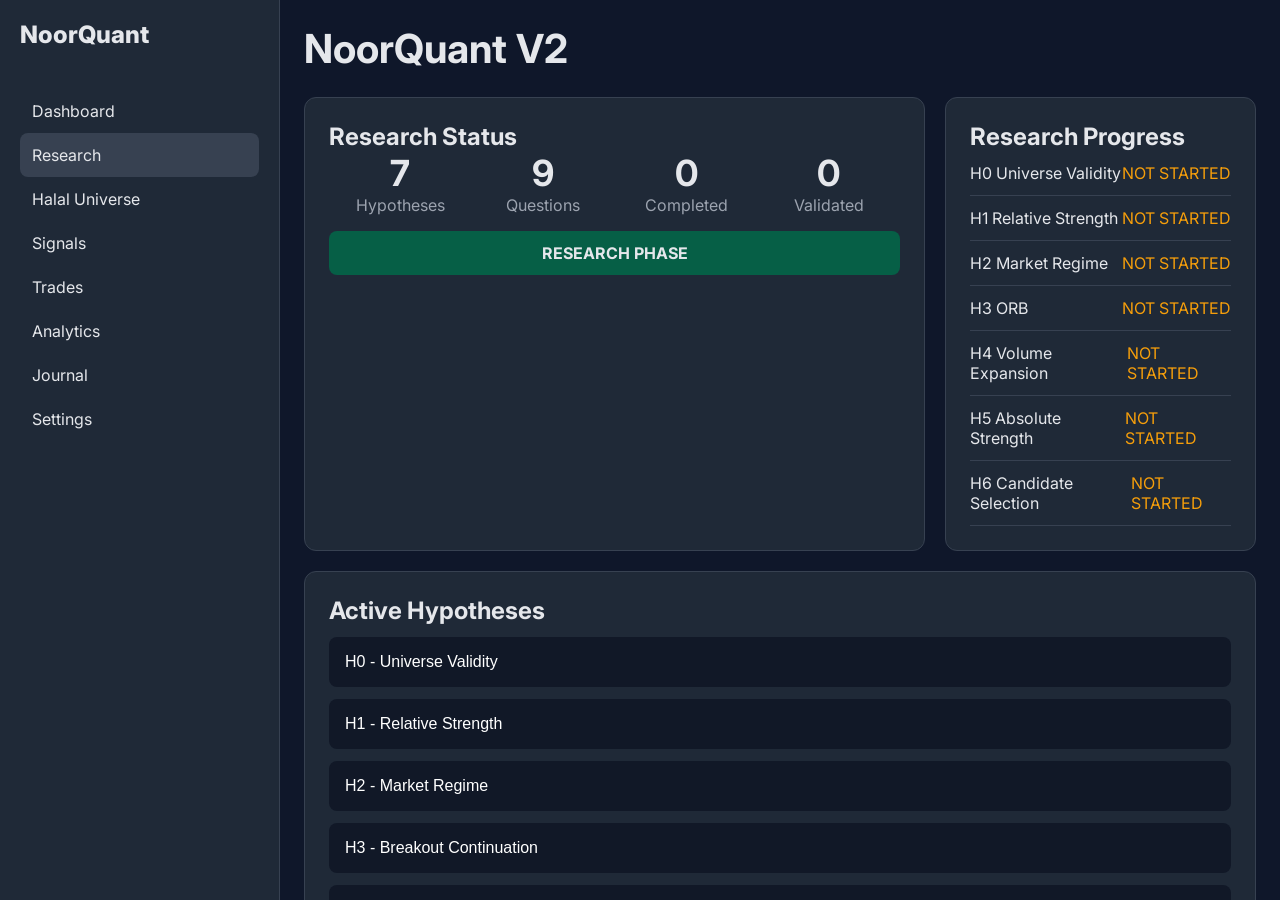
<file: index.html>
<!DOCTYPE html>
<html lang="en">

<head>
    <meta charset="UTF-8">
    <meta name="viewport" content="width=device-width, initial-scale=1.0">
    <title>NoorQuant V2</title>

    <link rel="stylesheet" href="./assets/css/style.css">

    <link rel="preconnect" href="https://fonts.googleapis.com">
    <link rel="preconnect" href="https://fonts.gstatic.com" crossorigin>

    <link href="https://fonts.googleapis.com/css2?family=Inter:wght@400;500;600;700;800&display=swap"
        rel="stylesheet">
</head>

<body>

    <aside class="sidebar">

        <div class="logo">
            NoorQuant
        </div>

        <ul>

            <li>Dashboard</li>

            <li class="active-menu">Research</li>

            <li>Halal Universe</li>

            <li>Signals</li>

            <li>Trades</li>

            <li>Analytics</li>

            <li>Journal</li>

            <li>Settings</li>

        </ul>

    </aside>

    <main class="main-content">

        <h1>NoorQuant V2</h1>

        <!-- TOP -->

        <section class="top-grid">

            <div class="card">

                <h2>Research Status</h2>

                <div class="status-grid">

                    <div class="metric">
                        <div class="metric-value">7</div>
                        <div class="metric-label">Hypotheses</div>
                    </div>

                    <div class="metric">
                        <div class="metric-value">9</div>
                        <div class="metric-label">Questions</div>
                    </div>

                    <div class="metric">
                        <div class="metric-value">0</div>
                        <div class="metric-label">Completed</div>
                    </div>

                    <div class="metric">
                        <div class="metric-value">0</div>
                        <div class="metric-label">Validated</div>
                    </div>

                </div>

                <div class="research-phase">
                    RESEARCH PHASE
                </div>

            </div>

            <div class="card">

                <h2>Research Progress</h2>

                <div class="progress-row">
                    <span>H0 Universe Validity</span>
                    <span class="status not-started">NOT STARTED</span>
                </div>

                <div class="progress-row">
                    <span>H1 Relative Strength</span>
                    <span class="status not-started">NOT STARTED</span>
                </div>

                <div class="progress-row">
                    <span>H2 Market Regime</span>
                    <span class="status not-started">NOT STARTED</span>
                </div>

                <div class="progress-row">
                    <span>H3 ORB</span>
                    <span class="status not-started">NOT STARTED</span>
                </div>

                <div class="progress-row">
                    <span>H4 Volume Expansion</span>
                    <span class="status not-started">NOT STARTED</span>
                </div>

                <div class="progress-row">
                    <span>H5 Absolute Strength</span>
                    <span class="status not-started">NOT STARTED</span>
                </div>

                <div class="progress-row">
                    <span>H6 Candidate Selection</span>
                    <span class="status not-started">NOT STARTED</span>
                </div>

            </div>

        </section>

        <!-- HYPOTHESES -->

        <section class="card">

            <h2>Active Hypotheses</h2>

            <div id="hypotheses-container"></div>

        </section>

        <!-- RESEARCH QUESTIONS -->

        <section class="card">

            <h2>Research Questions</h2>

            <div id="questions-container"></div>

        </section>

        <!-- DECISIONS -->

        <section class="card">

            <h2>Recent Decisions</h2>

            <div class="decision-box">

                <div class="decision-date">
                    2026-06-21
                </div>

                <div class="decision-title">
                    Abandon NoorQuant V1 weighted scoring model
                </div>

                <div class="decision-reason">
                    Multiple independent reviews identified high overfitting risk.
                </div>

            </div>

        </section>

    </main>

    <script src="./assets/js/app.js"></script>

</body>

</html>
</file>
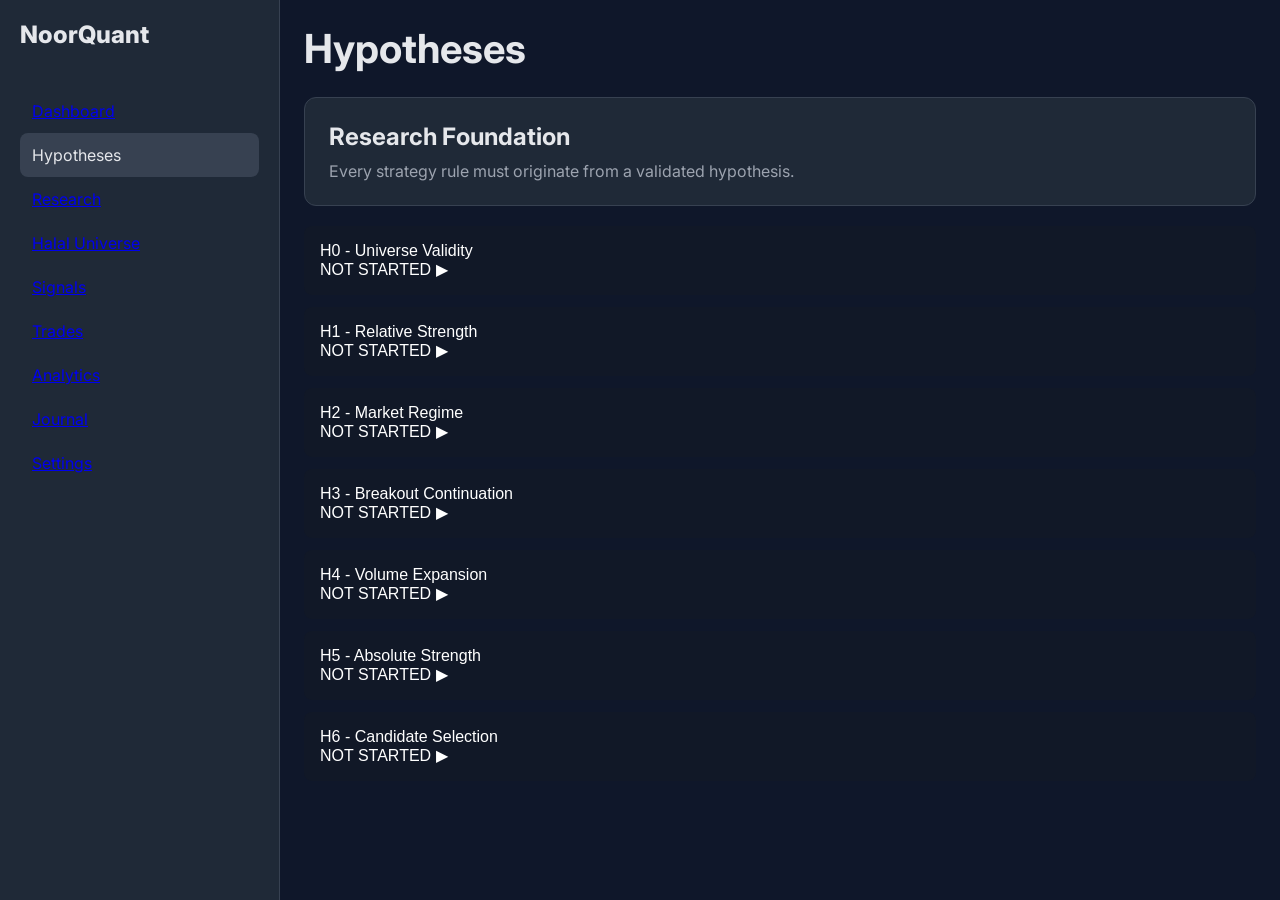
<file: dashboard/Hypotheses.html>
<!DOCTYPE html>
<html lang="en">

<head>
    <meta charset="UTF-8">
    <meta name="viewport" content="width=device-width, initial-scale=1.0">
    <title>NoorQuant V2 - Hypotheses</title>

    <link rel="stylesheet" href="/assets/css/style.css">

    <link rel="preconnect" href="https://fonts.googleapis.com">
    <link rel="preconnect" href="https://fonts.gstatic.com" crossorigin>

    <link href="https://fonts.googleapis.com/css2?family=Inter:wght@400;500;600;700;800&display=swap"
        rel="stylesheet">
</head>

<body>

    <aside class="sidebar">

        <div class="logo">
            NoorQuant
        </div>

        <ul>

             <li><a href="dashboard.html">Dashboard</a></li>
            
            <li class="active-menu">Hypotheses</li>
            
            <li><a href="Research.html">Research</a></li>

            <li><a href="hu.html">Halal Universe</a></li>

            <li><a href="Signals.html">Signals</a></li>

            <li><a href="trades.html">Trades</a></li>

            <li><a href="Analytics.html">Analytics</a></li>

            <li><a href="Journal.html">Journal</a></li>

            <li><a href="Settings.html">Settings</a></li>

        </ul>

    </aside>

    <main class="main-content">

    <h1>Hypotheses</h1>

    <section class="card">

        <h2>Research Foundation</h2>

        <p style="margin-top:10px;color:#9ca3af;">
            Every strategy rule must originate from a validated hypothesis.
        </p>

    </section>

    <section id="hypotheses-container">

        <div class="accordion">

            <button class="accordion-header">

                <span>H0 - Universe Validity</span>

                <div>
                    <span class="status-badge">NOT STARTED</span>
                    <span class="arrow">▶</span>
                </div>

            </button>

            <div class="accordion-content">

                <p>
                    The current halal universe contains sufficient liquidity and opportunity
                    to support a long-only intraday strategy.
                </p>

            </div>

        </div>

        <div class="accordion">

            <button class="accordion-header">

                <span>H1 - Relative Strength</span>

                <div>
                    <span class="status-badge">NOT STARTED</span>
                    <span class="arrow">▶</span>
                </div>

            </button>

            <div class="accordion-content">

                <p>
                    Stocks demonstrating stronger Relative Strength outperform weaker stocks
                    over future periods.
                </p>

            </div>

        </div>

        <div class="accordion">

            <button class="accordion-header">

                <span>H2 - Market Regime</span>

                <div>
                    <span class="status-badge">NOT STARTED</span>
                    <span class="arrow">▶</span>
                </div>

            </button>

            <div class="accordion-content">

                <p>
                    Trading performance differs across market regimes.
                </p>

            </div>

        </div>

        <div class="accordion">

            <button class="accordion-header">

                <span>H3 - Breakout Continuation</span>

                <div>
                    <span class="status-badge">NOT STARTED</span>
                    <span class="arrow">▶</span>
                </div>

            </button>

            <div class="accordion-content">

                <p>
                    Opening Range Breakouts continue in the breakout direction often enough
                    to create positive expectancy.
                </p>

            </div>

        </div>

        <div class="accordion">

            <button class="accordion-header">

                <span>H4 - Volume Expansion</span>

                <div>
                    <span class="status-badge">NOT STARTED</span>
                    <span class="arrow">▶</span>
                </div>

            </button>

            <div class="accordion-content">

                <p>
                    Elevated volume improves continuation probability.
                </p>

            </div>

        </div>

        <div class="accordion">

            <button class="accordion-header">

                <span>H5 - Absolute Strength</span>

                <div>
                    <span class="status-badge">NOT STARTED</span>
                    <span class="arrow">▶</span>
                </div>

            </button>

            <div class="accordion-content">

                <p>
                    Price above Open and VWAP improves stock selection quality.
                </p>

            </div>

        </div>

        <div class="accordion">

            <button class="accordion-header">

                <span>H6 - Candidate Selection</span>

                <div>
                    <span class="status-badge">NOT STARTED</span>
                    <span class="arrow">▶</span>
                </div>

            </button>

            <div class="accordion-content">

                <p>
                    A smaller ranked candidate pool outperforms monitoring the entire universe.
                </p>

            </div>

        </div>

    </section>

</main>

<script>

    document.querySelectorAll(".accordion-header").forEach(button => {

        button.addEventListener("click", () => {

            const accordion = button.parentElement;

            accordion.classList.toggle("active");

        });

    });

</script>

</body></html>
</file>
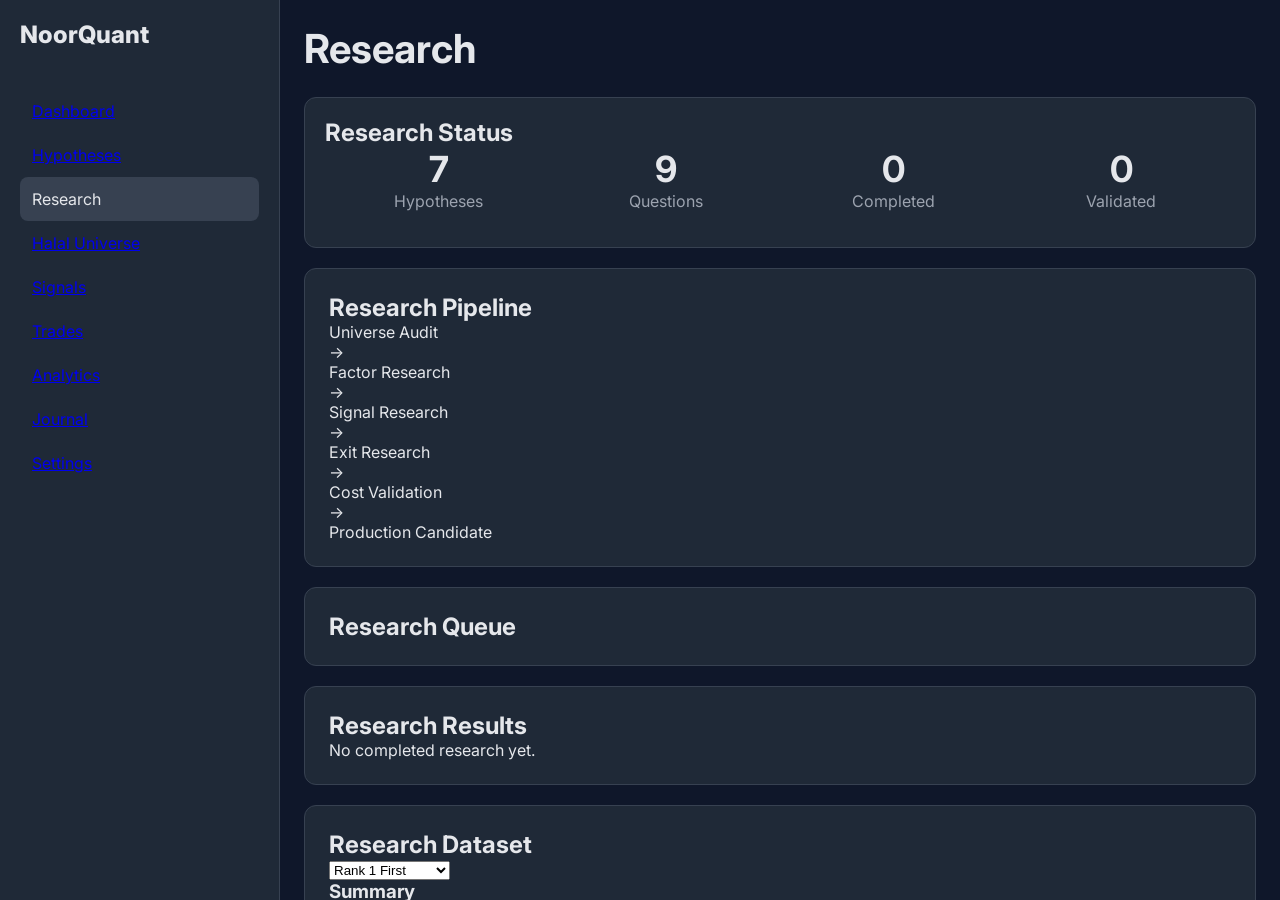
<file: dashboard/Research.html>
<!DOCTYPE html>
<html lang="en">

<head>
    <meta charset="UTF-8">
    <meta name="viewport" content="width=device-width, initial-scale=1.0">
    <title>NoorQuant V2 - Research</title>

    <link rel="stylesheet" href="/assets/css/style.css">

    <link rel="preconnect" href="https://fonts.googleapis.com">
    <link rel="preconnect" href="https://fonts.gstatic.com" crossorigin>

    <link href="https://fonts.googleapis.com/css2?family=Inter:wght@400;500;600;700;800&display=swap" rel="stylesheet">
</head>

<body>

    <aside class="sidebar">

        <div class="logo">
            NoorQuant
        </div>

        <ul>

            <li><a href="Dashboard.html">Dashboard</a></li>
            
            <li><a href="Hypotheses.html">Hypotheses</a></li>

            <li class="active-menu">Research</li>

            <li><a href="hu.html">Halal Universe</a></li>

            <li><a href="Signals.html">Signals</a></li>

            <li><a href="trades.html">Trades</a></li>

            <li><a href="Analytics.html">Analytics</a></li>

            <li><a href="Journal.html">Journal</a></li>

            <li><a href="Settings.html">Settings</a></li>

        </ul>

    </aside>

    <main class="main-content">

        <h1>Research</h1>

        <!-- STATUS -->

        <section class="card compact">

            <h2>Research Status</h2>

            <div class="status-grid">

                <div class="metric">
                    <div class="metric-value">7</div>
                    <div class="metric-label">Hypotheses</div>
                </div>

                <div class="metric">
                    <div class="metric-value">9</div>
                    <div class="metric-label">Questions</div>
                </div>

                <div class="metric">
                    <div class="metric-value">0</div>
                    <div class="metric-label">Completed</div>
                </div>

                <div class="metric">
                    <div class="metric-value">0</div>
                    <div class="metric-label">Validated</div>
                </div>

            </div>

        </section>

        <!-- PIPELINE -->

        <section class="card">

            <h2>Research Pipeline</h2>

            <div class="pipeline">

                <div class="pipeline-step active-step">
                    Universe Audit
                </div>

                <div class="pipeline-arrow">→</div>

                <div class="pipeline-step">
                    Factor Research
                </div>

                <div class="pipeline-arrow">→</div>

                <div class="pipeline-step">
                    Signal Research
                </div>

                <div class="pipeline-arrow">→</div>

                <div class="pipeline-step">
                    Exit Research
                </div>

                <div class="pipeline-arrow">→</div>

                <div class="pipeline-step">
                    Cost Validation
                </div>

                <div class="pipeline-arrow">→</div>

                <div class="pipeline-step">
                    Production Candidate
                </div>

            </div>

        </section>

        <!-- QUESTIONS -->

        <section class="card">

            <h2>Research Queue</h2>

            <div id="questions-container"></div>

        </section>

        <!-- RESULTS -->

        <section class="card">

            <h2>Research Results</h2>

            <div id="results-container">

                <div class="empty-state">
                    No completed research yet.
                </div>

            </div>

        </section>
        <section class="card">

          <h2>Research Dataset</h2>
          
          <div class="dataset-controls">
            
              <select id="sortRank">
                <option value="asc">
                  Rank 1 First
                </option>
                
                <option value="desc">
                  Worst Rank First
                </option>
                
              </select>
            
          </div>
        
          <div class="research-layout">
            
            <div class="research-summary">
        
                   <h3>Summary</h3>
        
                  <div id="summary-content">
                       Loading...
                   </div>
        
              </div>
        
              <div class="table-container">
        
                  <table id="research-table">
        
                      <thead>
                           <tr>
                              <th>Date</th>
                              <th>Symbol</th>
                              <th>Stock Return</th>
                              <th>Nifty Return</th>
                              <th>RS Open</th>
                              
                              <th>Rank</th>
                          </tr>
                       </thead>
        
                       <tbody id="research-table-body">
                      </tbody>
        
                  </table>
        
              </div>
        
          </div>
        
        </section>                                 

        <!-- BLOCKERS -->

        <section class="card">

            <h2>Current Blockers</h2>

            <div class="blocker-list">

                <div class="blocker-item">
                    □ Historical halal universe data
                </div>

                <div class="blocker-item">
                    □ Point-in-time halal classification
                </div>

                <div class="blocker-item">
                    □ Delisted stock handling
                </div>

                <div class="blocker-item">
                    □ Slippage assumptions
                </div>

            </div>

        </section>

        <!-- DECISION LOG -->

        <section class="card">

            <h2>Decision Log</h2>

            <div id="decision-container"></div>

        </section>

    </main>

    <script src="/assets/js/app.js"></script>

</body>

</html>
</file>
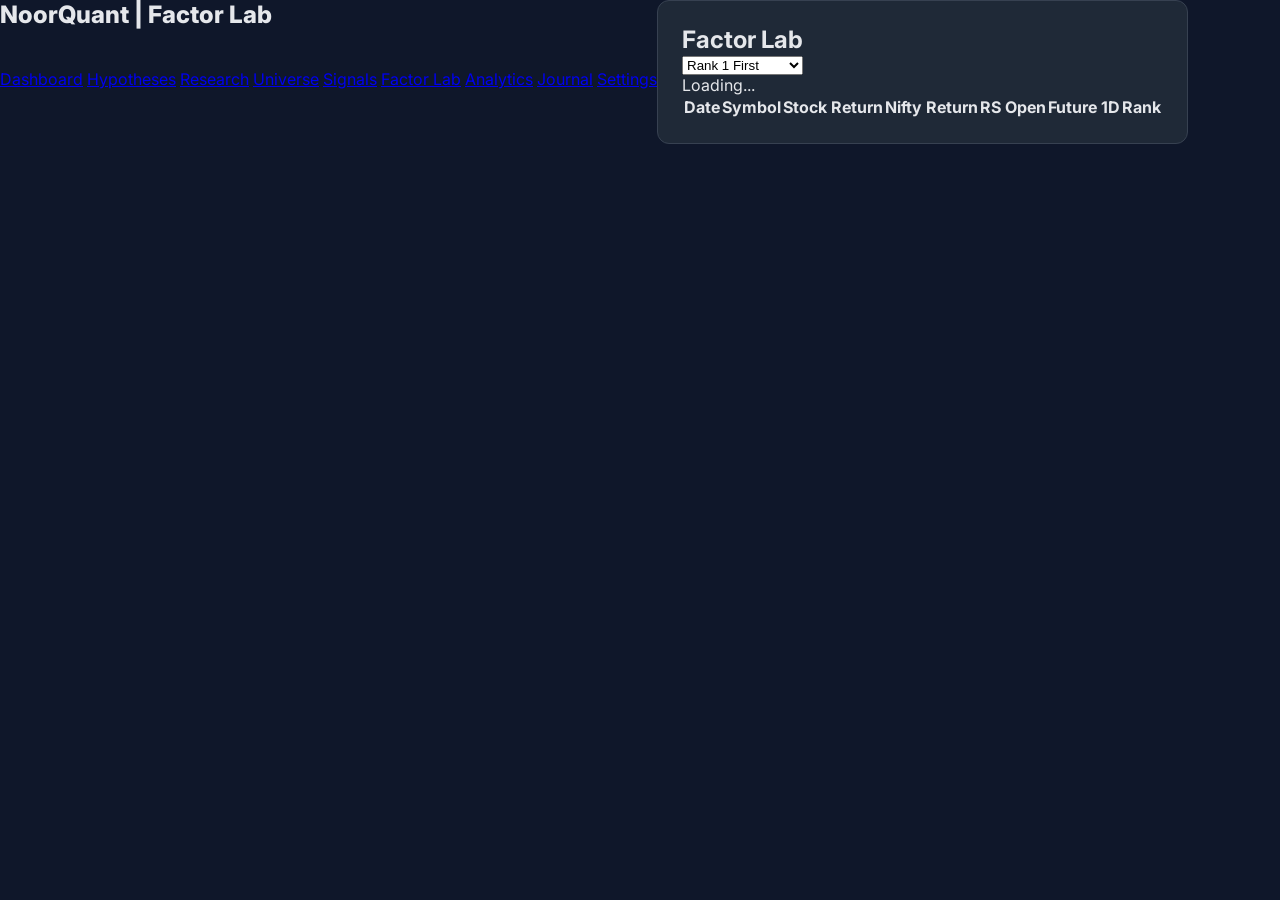
<file: dashboard/trades.html>
<!DOCTYPE html>
<html lang="en">

<head>

    <meta charset="UTF-8">
    <meta name="viewport" content="width=device-width, initial-scale=1.0">

    <title>NoorQuant V2 - Factor Lab</title>

    <link rel="stylesheet" href="/assets/css/style.css">

    <link rel="preconnect" href="https://fonts.googleapis.com">
    <link rel="preconnect" href="https://fonts.gstatic.com" crossorigin>

    <link href="https://fonts.googleapis.com/css2?family=Inter:wght@400;500;600;700;800&display=swap" rel="stylesheet">

</head>

<body class="factor-page">

    <!-- TOP NAV -->

    <header class="topbar">

        <div class="logo">
            NoorQuant | Factor Lab
        </div>

        <nav class="topnav">

            <a href="Dashboard.html">Dashboard</a>

            <a href="Hypotheses.html">Hypotheses</a>

            <a href="Research.html">Research</a>

            <a href="hu.html">Universe</a>

            <a href="Signals.html">Signals</a>

            <a href="Trades.html">Factor Lab</a>

            <a href="Analytics.html">Analytics</a>

            <a href="Journal.html">Journal</a>

            <a href="Settings.html">Settings</a>

        </nav>

    </header>

    <!-- MAIN -->

    <main class="factor-content">

        <section class="card">

            <div class="factor-toolbar">
        
                <h2>Factor Lab</h2>
        
                <select id="sortRank">
                    <option value="asc">Rank 1 First</option>
                    <option value="desc">Worst Rank First</option>
                </select>
        
            </div>
        
            <div id="summary-content">
                Loading...
            </div>
        
            <div class="table-container">
        
                <table id="research-table">
        
                    <thead>
                        <tr>
                            <th>Date</th>
                            <th>Symbol</th>
                            <th>Stock Return</th>
                            <th>Nifty Return</th>
                            <th>RS Open</th>
                            <th>Future 1D</th>
                            <th>Rank</th>
                        </tr>
                    </thead>
        
                    <tbody id="research-table-body">
                    </tbody>
        
                </table>
        
            </div>
      
        </section>

    </main>

    <script src="/assets/js/app.js"></script>

</body>

</html>
</file>
<file: assets/css/style.css>
*{
    margin:0;
    padding:0;
    box-sizing:border-box;
}

body{
    font-family:"Inter",sans-serif;
    background:#0f172a;
    color:#e5e7eb;
    display:flex;
    height:100vh;
    overflow:hidden;
}

.sidebar{
    width:280px;
    background:#1f2937;
    border-right:1px solid #374151;
    padding:20px;
    overflow-y:auto;
}

.sidebar::-webkit-scrollbar{
    display:none;
}

.sidebar{
    scrollbar-width:none;
}

.logo{
    font-size:24px;
    font-weight:800;
    margin-bottom:40px;
}

.sidebar ul{
    list-style:none;
}

.sidebar li{
    padding:12px;
    border-radius:8px;
    cursor:pointer;
}

.sidebar li:hover{
    background:#374151;
}

.active-menu{
    background:#374151;
}

.menu-title{
    color:#9ca3af;
    font-size:12px;
    margin-top:20px;
    text-transform:uppercase;
}

.main-content{
    flex:1;
    overflow-y:auto;
    padding:24px;
}

.main-content::-webkit-scrollbar{
    display:none;
}

.main-content{
    scrollbar-width:none;
}

h1{
    font-size:40px;
    margin-bottom:24px;
}

.top-grid{
    display:grid;
    grid-template-columns:2fr 1fr;
    gap:20px;
}

.card{
    background:#1f2937;
    border:1px solid #374151;
    border-radius:12px;
    padding:24px;
    margin-bottom:20px;
}

.status-grid{
    display:grid;
    grid-template-columns:repeat(4,1fr);
	margin-bottom:16px;
}

.metric{
    text-align:center;
}

.metric-value{
    font-size:36px;
    font-weight:700;
}

.metric-label{
    color:#9ca3af;
}

.research-phase{
    margin-top:12px;
    background:#065f46;
    padding:12px;
    border-radius:8px;
    text-align:center;
    font-weight:700;
}

.card.compact{
    padding:20px;
}

.progress-row{
    display:flex;
    justify-content:space-between;
    padding:12px 0;
    border-bottom:1px solid #374151;
}

.not-started{
    color:#f59e0b;
}

.accordion{
    margin-top:12px;
}

.accordion-header{
    width:100%;
    background:#111827;
    color:white;
    border:none;
    text-align:left;
    padding:16px;
    border-radius:8px;
    cursor:pointer;
    font-size:16px;
}

.accordion-content{
    display:none;
    background:#0b1220;
    padding:18px;
    border-radius:0 0 8px 8px;
    line-height:1.7;
}

.accordion.active .accordion-content{
    display:block;
}

.decision-box{
    background:#111827;
    padding:20px;
    border-radius:8px;
}

.decision-date{
    color:#9ca3af;
    margin-bottom:10px;
}

.decision-title{
    font-weight:700;
    margin-bottom:10px;
}
</file>
